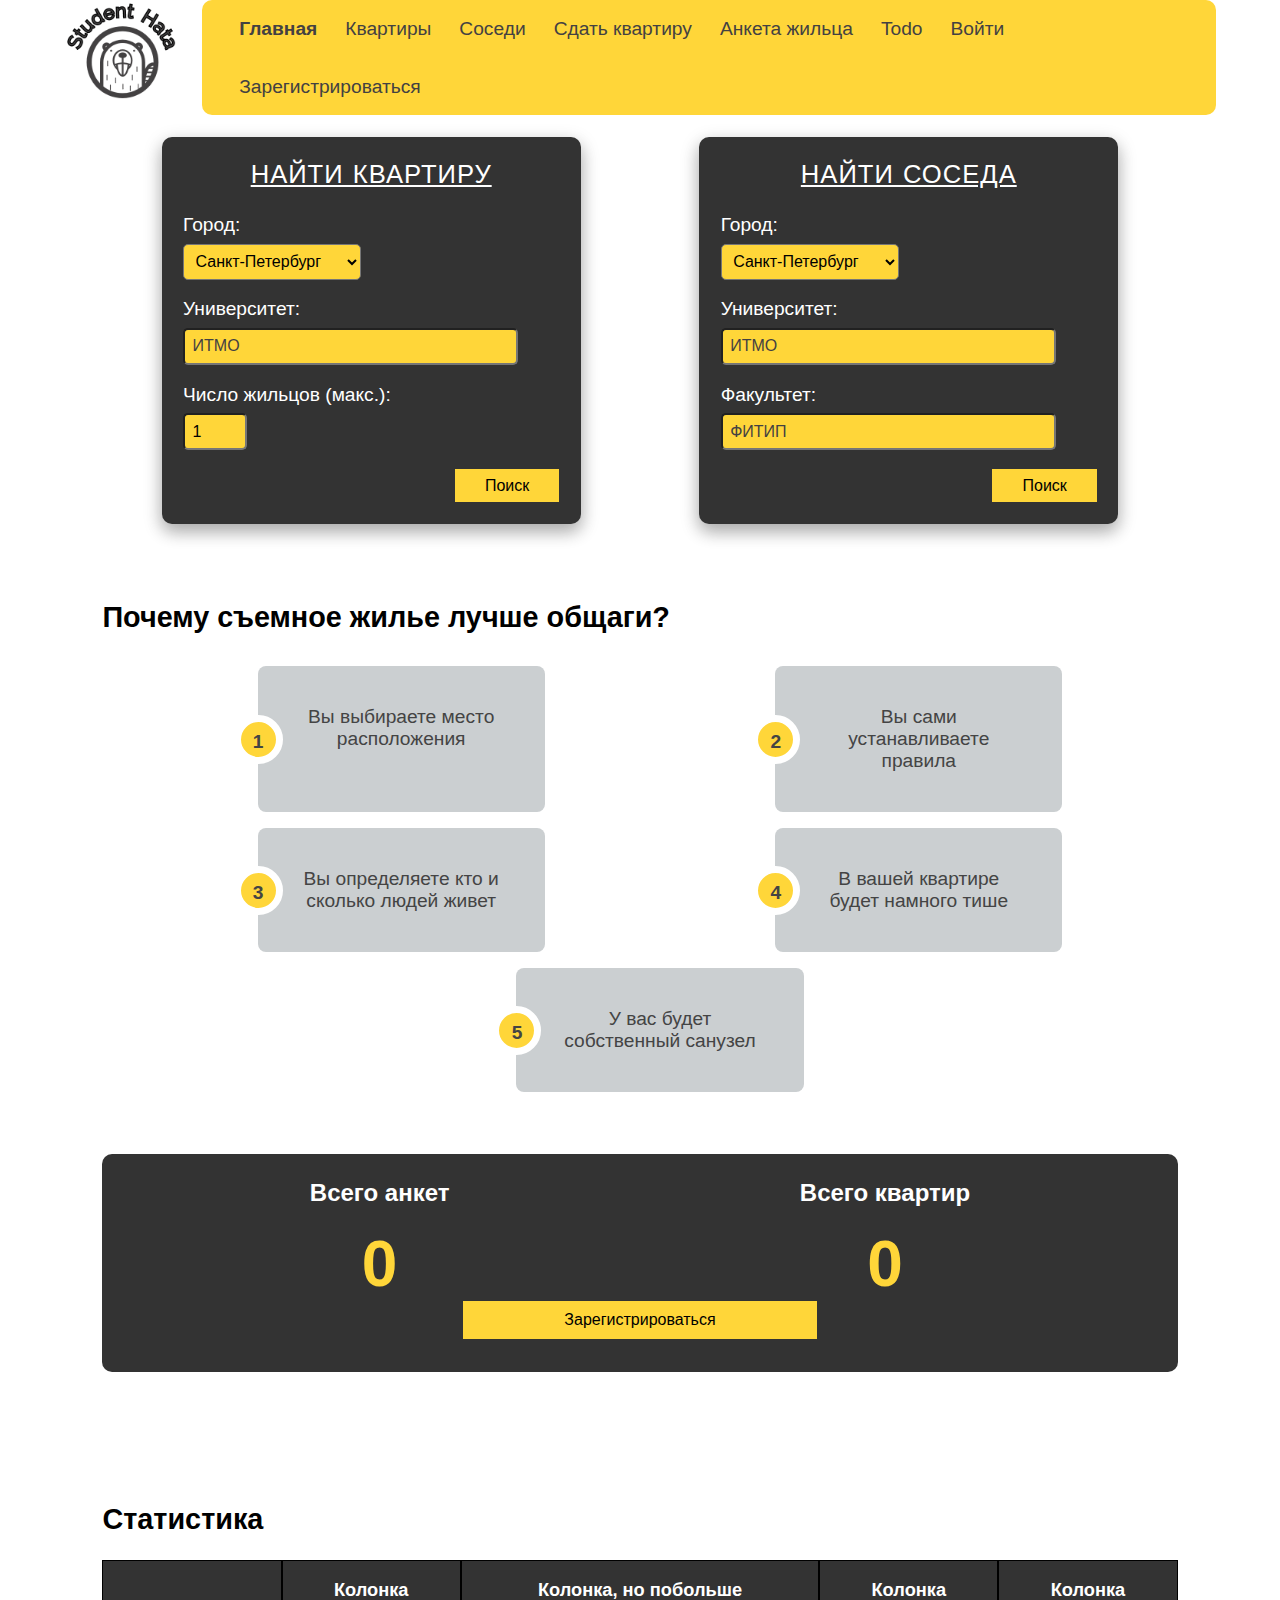
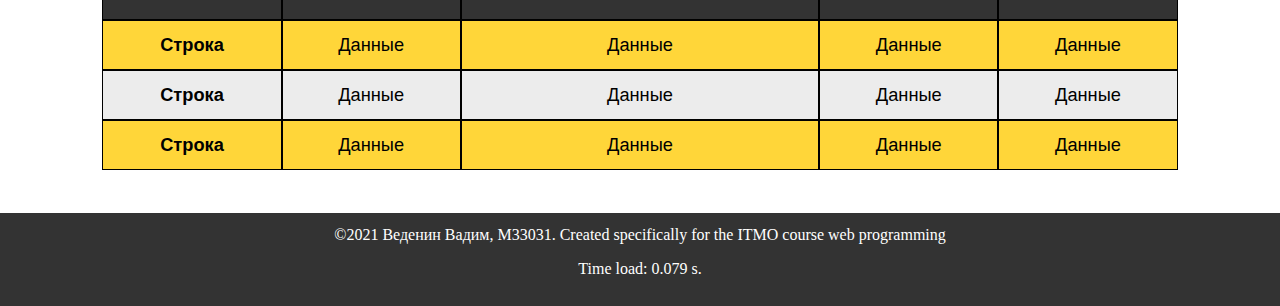
<file: index.html>
<!DOCTYPE html>
<html lang="ru">
<head>
    <meta charset="UTF-8">
    <meta name="keywords" content="Аренда, сдача, квартира, комната, студент, сосед, съем">
    <meta name="description"
          content="Сервис для студентов по поиску соседей из одного университета. Сдача квартиры группе студентов.">
    <link href="css/style.css" rel="stylesheet">
    <title>Student Hata</title>
    <script src="js/pageLoadTime.js"></script>
</head>
<body>
<header class="header">
    <img src="media/Logo.png" class="header__logo" alt="Logo">
    <nav class="menu">
        <ul>
            <li class="menu__item"><a href="index.html">Главная</a></li>
            <li class="menu__item"><a href="html/flats.html">Квартиры</a></li>
            <li class="menu__item"><a href="html/neighbors.html">Соседи</a></li>
            <li class="menu__item"><a href="html/rent_flat.html">Сдать квартиру</a></li>
            <li class="menu__item"><a href="html/neighbor_form.html">Анкета жильца</a></li>
            <li class="menu__item"><a href="html/todoList.html">Todo</a></li>
            <li class="menu__item"><a href="html/login.html">Войти</a></li>
            <li class="menu__item"><a href="html/registration.html">Зарегистрироваться</a></li>
        </ul>
    </nav>
</header>

<main>
    <div class="search-forms-box">
        <section class="search-form">
            <h2 class="search-form__title">Найти квартиру</h2>
            <form>
                <label for="city" class="search-form__point-title">Город:</label>
                <select id="city" class="search-form__select">
                    <option>Санкт-Петербург</option>
                    <option>Омск</option>
                    <option>Москва</option>
                </select>
                <label for="university" class="search-form__point-title">Университет:</label>
                <input id="university" type="text" placeholder="ИТМО"
                       class="search-form__input search-form__input_wide">
                <label for="numNeighbors" class="search-form__point-title">Число жильцов (макс.):</label>
                <input id="numNeighbors" type="number" value="1" min="1" max="6" step="1"
                       class="search-form__input">
                <button class="search-form__search-button">Поиск</button>
            </form>
        </section>

        <section class="search-form">
            <h2 class="search-form__title">Найти соседа</h2>
            <form>
                <label for="neighborCity" class="search-form__point-title">Город:</label>
                <select id="neighborCity" class="search-form__select">
                    <option>Санкт-Петербург</option>
                    <option>Омск</option>
                    <option>Москва</option>
                </select>
                <label for="neighborUniversity" class="search-form__point-title">Университет:</label>
                <input id="neighborUniversity" type="text" placeholder="ИТМО"
                       class="search-form__input search-form__input_wide">
                <label for="neighborFaculty" class="search-form__point-title">Факультет:</label>
                <input id="neighborFaculty" type="text" placeholder="ФИТИП"
                       class="search-form__input search-form__input_wide">
                <button class="search-form__search-button">Поиск</button>
            </form>
        </section>
    </div>

    <section class="list">
        <h2>Почему съемное жилье лучше общаги?</h2>
        <ol>
            <li>Вы выбираете место расположения</li>
            <li>Вы сами устанавливаете правила</li>
            <li>Вы определяете кто и сколько людей живет</li>
            <li>В вашей квартире будет намного тише</li>
            <li>У вас будет собственный санузел</li>
        </ol>
    </section>

    <section class="counter">
        <div class="counter-box">
            <div>
                <h2>Всего анкет</h2>
                <div class="counter-box__num">0</div>
            </div>
            <div>
                <h2>Всего квартир</h2>
                <div class="counter-box__num">0</div>
            </div>
        </div>
        <div class="counter-box">
            <button class="counter__reg-button">Зарегистрироваться</button>
        </div>
    </section>

    <section class="statistic-block">
        <h2>Статистика</h2>
        <div class="table">
            <div class="table__row">
                <div class="table__cell"></div>
                <div class="table__cell_bold table__cell">Колонка</div>
                <div class="table__cell_bold table__cell">Колонка, но побольше</div>
                <div class="table__cell_bold table__cell">Колонка</div>
                <div class="table__cell_bold table__cell">Колонка</div>
            </div>
            <div class="table__row">
                <div class="table__cell_bold table__cell">Строка</div>
                <div class="table__cell">Данные</div>
                <div class="table__cell">Данные</div>
                <div class="table__cell">Данные</div>
                <div class="table__cell">Данные</div>
            </div>
            <div class="table__row">
                <div class="table__cell_bold table__cell">Строка</div>
                <div class="table__cell">Данные</div>
                <div class="table__cell">Данные</div>
                <div class="table__cell">Данные</div>
                <div class="table__cell">Данные</div>
            </div>
            <div class="table__row">
                <div class="table__cell_bold table__cell">Строка</div>
                <div class="table__cell">Данные</div>
                <div class="table__cell">Данные</div>
                <div class="table__cell">Данные</div>
                <div class="table__cell">Данные</div>
            </div>
        </div>
    </section>
</main>

<footer class="footer">
    ©2021 Веденин Вадим, М33031. Created specifically for the ITMO course web programming
</footer>

<script src="js/menu.js"></script>
</body>
</html>
</file>
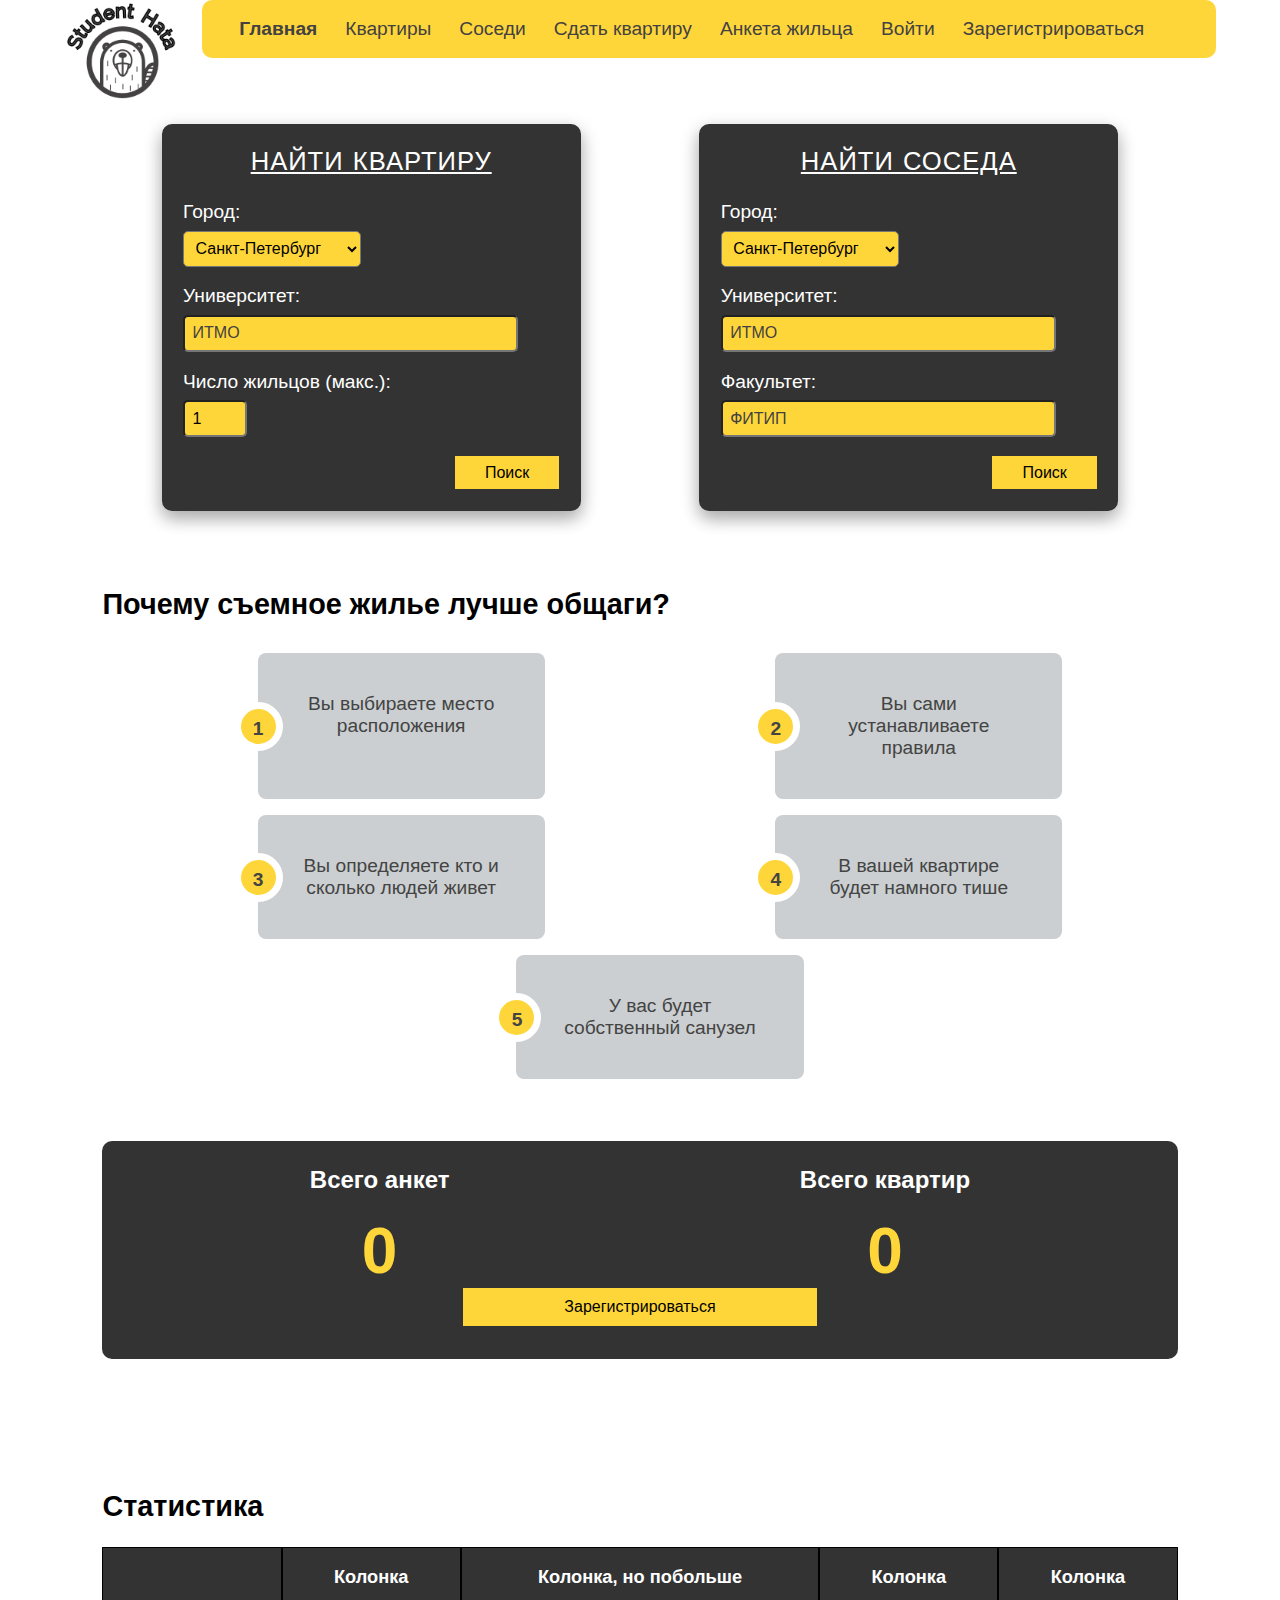
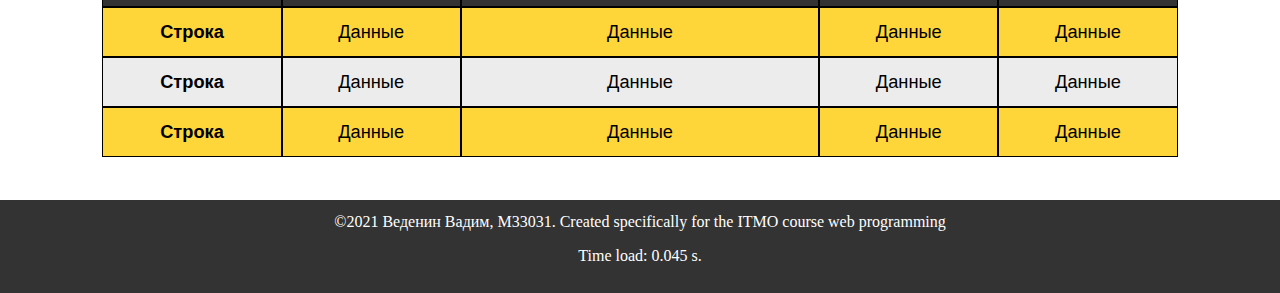
<file: html/index.html>
<!DOCTYPE html>
<html lang="ru">
<head>
    <meta charset="UTF-8">
    <meta name="keywords" content="Аренда, сдача, квартира, комната, студент, сосед, съем">
    <meta name="description"
          content="Сервис для студентов по поиску соседей из одного университета. Сдача квартиры группе студентов.">
    <link href="../css/style.css" rel="stylesheet">
    <title>Student Hata</title>
    <script src="../js/pageLoadTime.js"></script>
</head>
<body>
<header class="header">
    <img src="../media/Logo.png" class="header__logo" alt="Logo">
    <nav class="menu">
        <ul>
            <li class="menu__item"><a href="index.html">Главная</a></li>
            <li class="menu__item"><a href="flats.html">Квартиры</a></li>
            <li class="menu__item"><a href="neighbors.html">Соседи</a></li>
            <li class="menu__item"><a href="rent_flat.html">Сдать квартиру</a></li>
            <li class="menu__item"><a href="neighbor_form.html">Анкета жильца</a></li>
            <li class="menu__item"><a href="login.html">Войти</a></li>
            <li class="menu__item"><a href="registration.html">Зарегистрироваться</a></li>
        </ul>
    </nav>
</header>

<main>
    <div class="search-forms-box">
        <section class="search-form">
            <h2 class="search-form__title">Найти квартиру</h2>
            <form>
                <label for="city" class="search-form__point-title">Город:</label>
                <select id="city" class="search-form__select">
                    <option>Санкт-Петербург</option>
                    <option>Омск</option>
                    <option>Москва</option>
                </select>
                <label for="university" class="search-form__point-title">Университет:</label>
                <input id="university" type="text" placeholder="ИТМО"
                       class="search-form__input search-form__input_wide">
                <label for="numNeighbors" class="search-form__point-title">Число жильцов (макс.):</label>
                <input id="numNeighbors" type="number" value="1" min="1" max="6" step="1"
                       class="search-form__input">
                <button class="search-form__search-button">Поиск</button>
            </form>
        </section>

        <section class="search-form">
            <h2 class="search-form__title">Найти соседа</h2>
            <form>
                <label for="neighborCity" class="search-form__point-title">Город:</label>
                <select id="neighborCity" class="search-form__select">
                    <option>Санкт-Петербург</option>
                    <option>Омск</option>
                    <option>Москва</option>
                </select>
                <label for="neighborUniversity" class="search-form__point-title">Университет:</label>
                <input id="neighborUniversity" type="text" placeholder="ИТМО"
                       class="search-form__input search-form__input_wide">
                <label for="neighborFaculty" class="search-form__point-title">Факультет:</label>
                <input id="neighborFaculty" type="text" placeholder="ФИТИП"
                       class="search-form__input search-form__input_wide">
                <button class="search-form__search-button">Поиск</button>
            </form>
        </section>
    </div>

    <section class="list">
        <h2>Почему съемное жилье лучше общаги?</h2>
        <ol>
            <li>Вы выбираете место расположения</li>
            <li>Вы сами устанавливаете правила</li>
            <li>Вы определяете кто и сколько людей живет</li>
            <li>В вашей квартире будет намного тише</li>
            <li>У вас будет собственный санузел</li>
        </ol>
    </section>

    <section class="counter">
        <div class="counter-box">
            <div>
                <h2>Всего анкет</h2>
                <div class="counter-box__num">0</div>
            </div>
            <div>
                <h2>Всего квартир</h2>
                <div class="counter-box__num">0</div>
            </div>
        </div>
        <div class="counter-box">
            <button class="counter__reg-button">Зарегистрироваться</button>
        </div>
    </section>

    <section class="statistic-block">
        <h2>Статистика</h2>
        <div class="table">
            <div class="table__row">
                <div class="table__cell"></div>
                <div class="table__cell_bold table__cell">Колонка</div>
                <div class="table__cell_bold table__cell">Колонка, но побольше</div>
                <div class="table__cell_bold table__cell">Колонка</div>
                <div class="table__cell_bold table__cell">Колонка</div>
            </div>
            <div class="table__row">
                <div class="table__cell_bold table__cell">Строка</div>
                <div class="table__cell">Данные</div>
                <div class="table__cell">Данные</div>
                <div class="table__cell">Данные</div>
                <div class="table__cell">Данные</div>
            </div>
            <div class="table__row">
                <div class="table__cell_bold table__cell">Строка</div>
                <div class="table__cell">Данные</div>
                <div class="table__cell">Данные</div>
                <div class="table__cell">Данные</div>
                <div class="table__cell">Данные</div>
            </div>
            <div class="table__row">
                <div class="table__cell_bold table__cell">Строка</div>
                <div class="table__cell">Данные</div>
                <div class="table__cell">Данные</div>
                <div class="table__cell">Данные</div>
                <div class="table__cell">Данные</div>
            </div>
        </div>
    </section>
</main>

<footer class="footer">
    ©2021 Веденин Вадим, М33031. Created specifically for the ITMO course web programming
</footer>

<script src="../js/menu.js"></script>
</body>
</html>
</file>
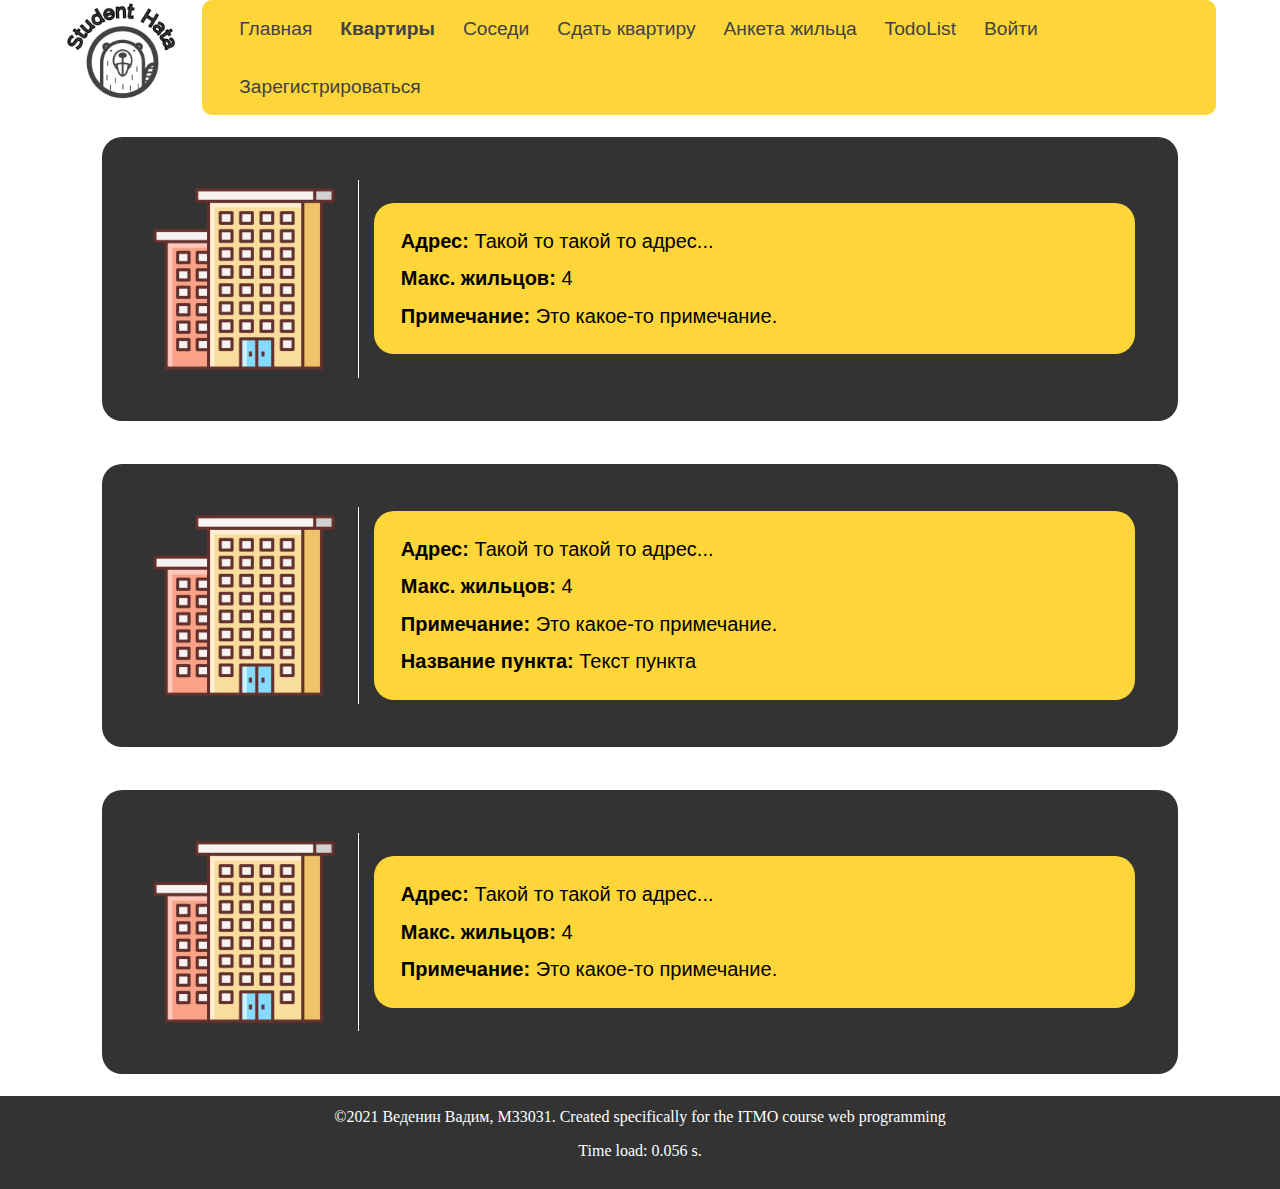
<file: html/flats.html>
<!DOCTYPE html>
<html lang="ru">
<head>
    <meta charset="UTF-8">
    <link href="../css/flat-neighbor.css" rel="stylesheet">
    <link href="../css/style.css" rel="stylesheet">
    <script src="../js/pageLoadTime.js"></script>
    <title>Квартиры</title>
</head>
<body>
<header class="header">
    <img src="../media/Logo.png" class="header__logo" alt="Logo">
    <nav class="menu">
        <ul>
            <li class="menu__item"><a href="../index.html">Главная</a></li>
            <li class="menu__item"><a href="flats.html">Квартиры</a></li>
            <li class="menu__item"><a href="neighbors.html">Соседи</a></li>
            <li class="menu__item"><a href="rent_flat.html">Сдать квартиру</a></li>
            <li class="menu__item"><a href="neighbor_form.html">Анкета жильца</a></li>
            <li class="menu__item"><a href="todoList.html">TodoList</a></li>
            <li class="menu__item"><a href="login.html">Войти</a></li>
            <li class="menu__item"><a href="registration.html">Зарегистрироваться</a></li>
        </ul>
    </nav>
</header>

<main>
    <div class="flat-neighbors-list">
        <div class="flat-neighbors-list__elem">
            <img src="../media/flat-pic-example.png">
            <div class="characteristic-list">
                <div class="characteristic-list-line">
                    <span class="characteristic-list-line__title">Адрес:</span>
                    <span class="characteristic-list-line__value">Такой то такой то адрес...</span>
                </div>
                <div class="characteristic-list-line">
                    <span class="characteristic-list-line__title">Макс. жильцов:</span>
                    <span class="characteristic-list-line__value">4</span>
                </div>
                <div class="characteristic-list-line">
                    <span class="characteristic-list-line__title">Примечание:</span>
                    <span class="characteristic-list-line__value">Это какое-то примечание.</span>
                </div>
            </div>
        </div>
        <div class="flat-neighbors-list__elem">
            <img src="../media/flat-pic-example.png">
            <div class="characteristic-list">
                <div class="characteristic-list-line">
                    <span class="characteristic-list-line__title">Адрес:</span>
                    <span class="characteristic-list-line__value">Такой то такой то адрес...</span>
                </div>
                <div class="characteristic-list-line">
                    <span class="characteristic-list-line__title">Макс. жильцов:</span>
                    <span class="characteristic-list-line__value">4</span>
                </div>
                <div class="characteristic-list-line">
                    <span class="characteristic-list-line__title">Примечание:</span>
                    <span class="characteristic-list-line__value">Это какое-то примечание.</span>
                </div>
                <div class="characteristic-list-line">
                    <span class="characteristic-list-line__title">Название пункта:</span>
                    <span class="characteristic-list-line__value">Текст пункта</span>
                </div>
            </div>
        </div>
        <div class="flat-neighbors-list__elem">
            <img src="../media/flat-pic-example.png">
            <div class="characteristic-list">
                <div class="characteristic-list-line">
                    <span class="characteristic-list-line__title">Адрес:</span>
                    <span class="characteristic-list-line__value">Такой то такой то адрес...</span>
                </div>
                <div class="characteristic-list-line">
                    <span class="characteristic-list-line__title">Макс. жильцов:</span>
                    <span class="characteristic-list-line__value">4</span>
                </div>
                <div class="characteristic-list-line">
                    <span class="characteristic-list-line__title">Примечание:</span>
                    <span class="characteristic-list-line__value">Это какое-то примечание.</span>
                </div>
            </div>
        </div>
    </div>
</main>

<footer class="footer">
    ©2021 Веденин Вадим, М33031. Created specifically for the ITMO course web programming
</footer>

<script src="../js/menu.js"></script>
</body>
</html>
</file>
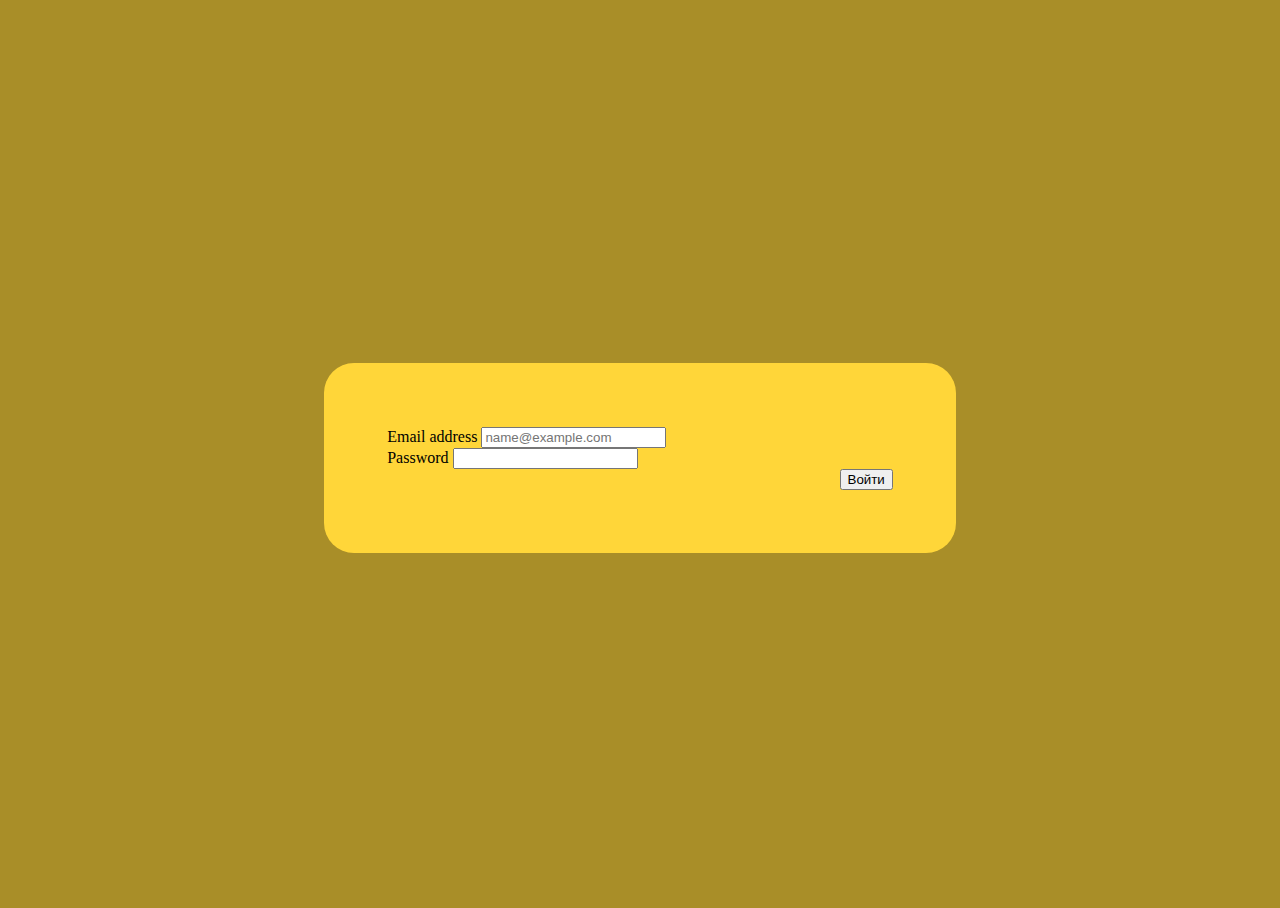
<file: html/login.html>
<!DOCTYPE html>
<html lang="ru">
<head>
    <meta charset="UTF-8">
    <link href="https://cdn.jsdelivr.net/npm/bootstrap@5.1.3/dist/css/bootstrap.min.css" rel="stylesheet"
          integrity="sha384-1BmE4kWBq78iYhFldvKuhfTAU6auU8tT94WrHftjDbrCEXSU1oBoqyl2QvZ6jIW3" crossorigin="anonymous">
    <link href="../css/login-reg.css" rel="stylesheet">
    <title>Вход</title>
</head>
<body>
<div class="log-reg-box">
    <form>
        <div class="mb-3">
            <label for="email" class="form-label">Email address</label>
            <input type="email" class="form-control" id="email" name="email" placeholder="name@example.com"
                   autocomplete="off">
        </div>
        <div class="mb-3">
            <label for="password" class="form-label">Password</label>
            <input type="email" class="form-control" id="password" name="password">
        </div>
        <button type="button" class="btn btn-secondary">Войти</button>
    </form>
</div>
</body>
</html>
</file>
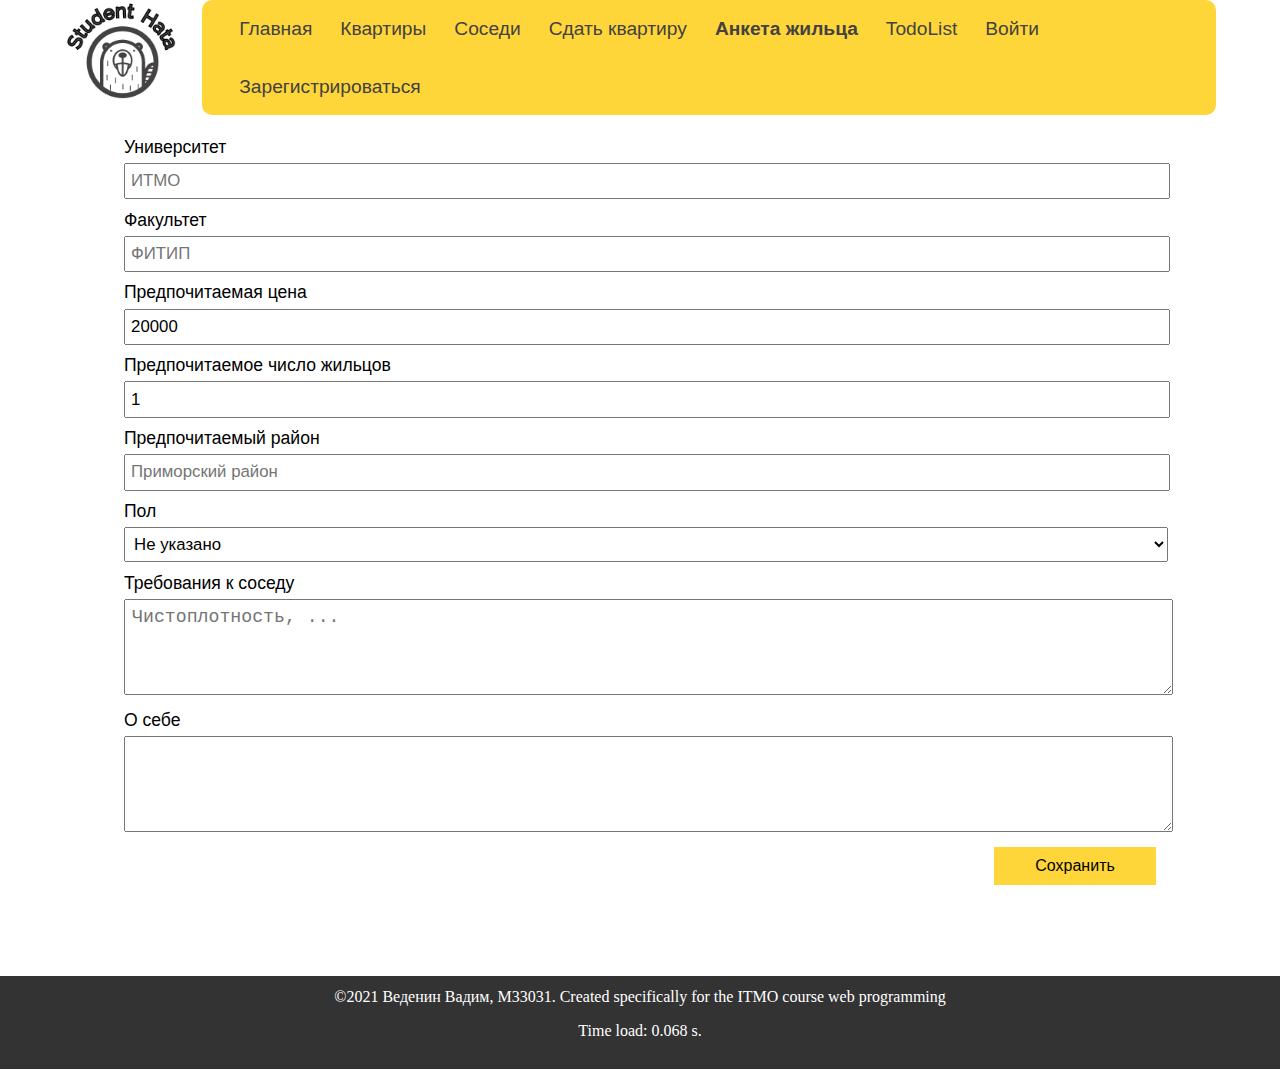
<file: html/neighbor_form.html>
<!DOCTYPE html>
<html lang="ru">
<head>
    <meta charset="UTF-8">
    <link href="../css/style.css" rel="stylesheet">
    <script src="../js/pageLoadTime.js"></script>
    <title>Анкета</title>
</head>
<body>
<header class="header">
    <img src="../media/Logo.png" class="header__logo" alt="Logo">
    <nav class="menu">
        <ul>
            <li class="menu__item"><a href="../index.html">Главная</a></li>
            <li class="menu__item"><a href="flats.html">Квартиры</a></li>
            <li class="menu__item"><a href="neighbors.html">Соседи</a></li>
            <li class="menu__item"><a href="rent_flat.html">Сдать квартиру</a></li>
            <li class="menu__item"><a href="neighbor_form.html">Анкета жильца</a></li>
            <li class="menu__item"><a href="todoList.html">TodoList</a></li>
            <li class="menu__item"><a href="login.html">Войти</a></li>
            <li class="menu__item"><a href="registration.html">Зарегистрироваться</a></li>
        </ul>
    </nav>
</header>

<main>
    <form class="questionnaire-form">
        <div class="input-block">
            <label for="university" class="form-label">Университет</label>
            <input type="text" class="form-control" id="university" name="university" placeholder="ИТМО"
                   autocomplete="off">
        </div>
        <div class="input-block">
            <label for="faculty" class="form-label">Факультет</label>
            <input type="text" class="form-control" id="faculty" name="faculty" placeholder="ФИТИП"
                   autocomplete="off">
        </div>
        <div class="input-block">
            <label for="preferred_price" class="form-label">Предпочитаемая цена</label>
            <input id="preferred_price" type="number" value="20000" min="0" max="1000000000" step="1"
                   class="form-control">
        </div>
        <div class="input-block">
            <label for="preferred_numNeighbors" class="form-label">Предпочитаемое число жильцов</label>
            <input id="preferred_numNeighbors" type="number" value="1" min="1" max="6" step="1"
                   class="form-control">
        </div>
        <div class="input-block">
            <label for="preferred_location" class="form-label">Предпочитаемый район</label>
            <input type="text" class="form-control" id="preferred_location" name="preferred_location"
                   placeholder="Приморский район" autocomplete="off">
        </div>
        <div class="input-block">
            <label for="gender" class="form-label">Пол</label>
            <select class="form-control" aria-label="Default select example" id="gender">
                <option selected>Не указано</option>
                <option value="1">Мужской</option>
                <option value="2">Женский</option>
            </select>
        </div>
        <div class="input-block">
            <label for="requirements" class="form-label">Требования к соседу</label>
            <textarea class="form-control-textarea" id="requirements" name="requirements"
                      placeholder="Чистоплотность, ..." autocomplete="off" rows="4"></textarea>
        </div>
        <div class="input-block">
            <label for="about_myself" class="form-label">О себе</label>
            <textarea class="form-control-textarea" id="about_myself" name="about_myself" autocomplete="off" rows="4"></textarea>
        </div>
        <button type="button" class="btn-save">Сохранить</button>
    </form>
</main>

<footer class="footer">
    ©2021 Веденин Вадим, М33031. Created specifically for the ITMO course web programming
</footer>

<script src="../js/menu.js"></script>
</body>
</html>
</file>
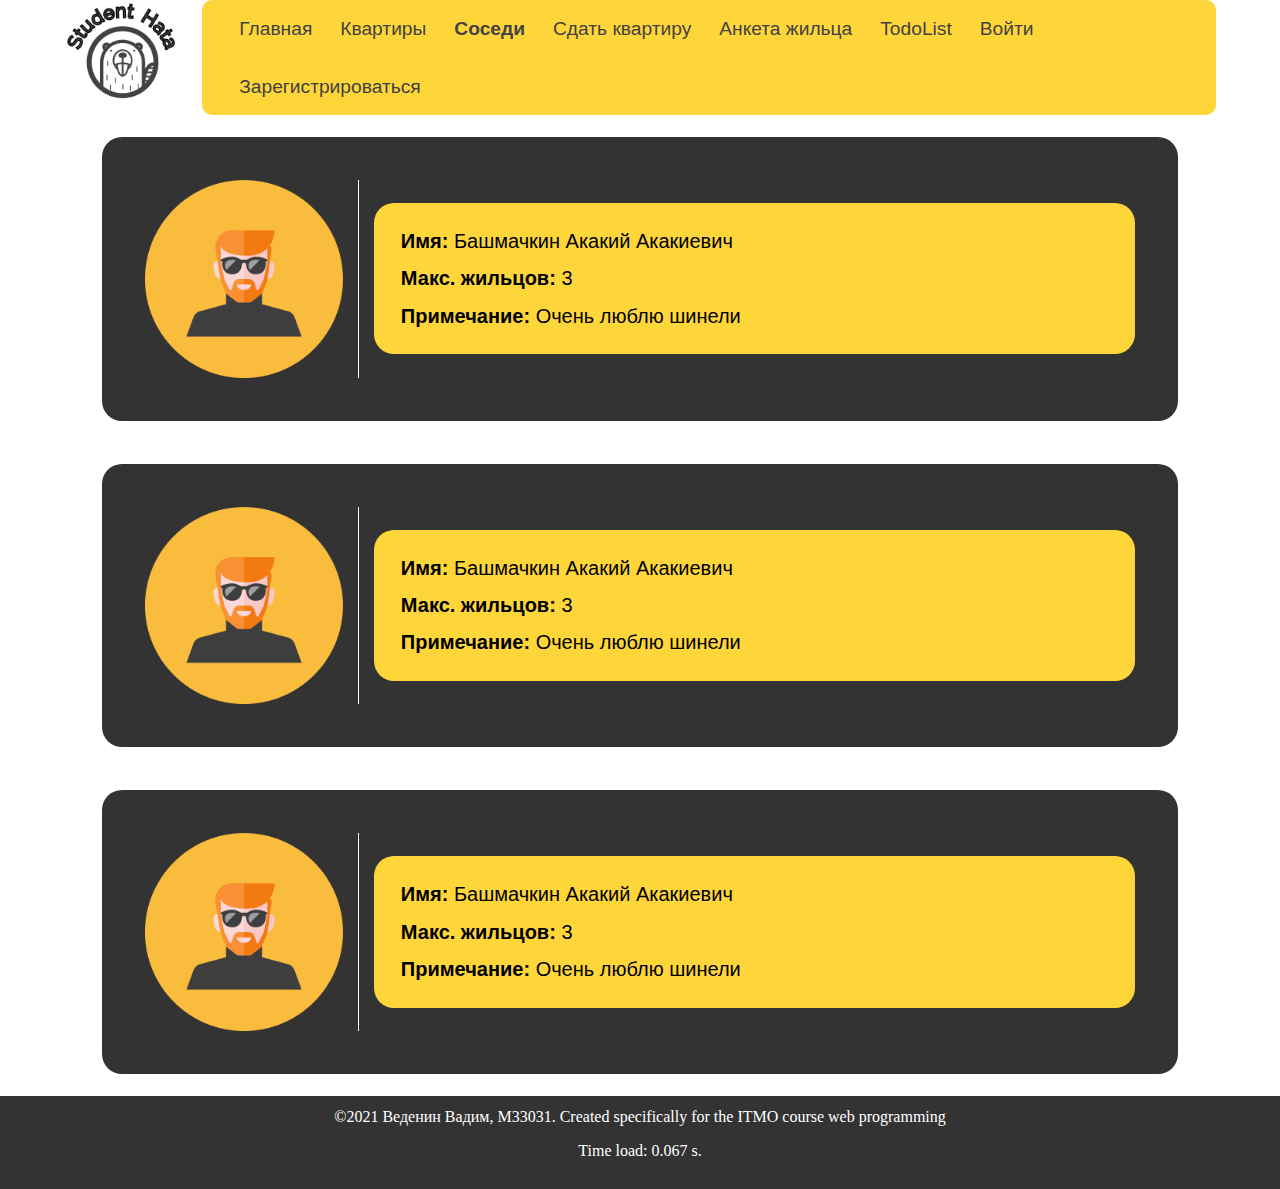
<file: html/neighbors.html>
<!DOCTYPE html>
<html lang="ru">
<head>
    <meta charset="UTF-8">
    <link href="../css/flat-neighbor.css" rel="stylesheet">
    <link href="../css/style.css" rel="stylesheet">
    <script src="../js/pageLoadTime.js"></script>
    <title>Соседи</title>
</head>
<body>
<header class="header">
    <img src="../media/Logo.png" class="header__logo" alt="Logo">
    <nav class="menu">
        <ul>
            <li class="menu__item"><a href="../index.html">Главная</a></li>
            <li class="menu__item"><a href="flats.html">Квартиры</a></li>
            <li class="menu__item"><a href="neighbors.html">Соседи</a></li>
            <li class="menu__item"><a href="rent_flat.html">Сдать квартиру</a></li>
            <li class="menu__item"><a href="neighbor_form.html">Анкета жильца</a></li>
            <li class="menu__item"><a href="todoList.html">TodoList</a></li>
            <li class="menu__item"><a href="login.html">Войти</a></li>
            <li class="menu__item"><a href="registration.html">Зарегистрироваться</a></li>
        </ul>
    </nav>
</header>

<main>
    <div class="flat-neighbors-list">
        <div class="flat-neighbors-list__elem">
            <img src="../media/neighbor-pic-example.png">
            <div class="characteristic-list">
                <div class="characteristic-list-line">
                    <span class="characteristic-list-line__title">Имя:</span>
                    <span class="characteristic-list-line__value">Башмачкин Акакий Акакиевич</span>
                </div>
                <div class="characteristic-list-line">
                    <span class="characteristic-list-line__title">Макс. жильцов:</span>
                    <span class="characteristic-list-line__value">3</span>
                </div>
                <div class="characteristic-list-line">
                    <span class="characteristic-list-line__title">Примечание:</span>
                    <span class="characteristic-list-line__value">Очень люблю шинели</span>
                </div>
            </div>
        </div>
        <div class="flat-neighbors-list__elem">
            <img src="../media/neighbor-pic-example.png">
            <div class="characteristic-list">
                <div class="characteristic-list-line">
                    <span class="characteristic-list-line__title">Имя:</span>
                    <span class="characteristic-list-line__value">Башмачкин Акакий Акакиевич</span>
                </div>
                <div class="characteristic-list-line">
                    <span class="characteristic-list-line__title">Макс. жильцов:</span>
                    <span class="characteristic-list-line__value">3</span>
                </div>
                <div class="characteristic-list-line">
                    <span class="characteristic-list-line__title">Примечание:</span>
                    <span class="characteristic-list-line__value">Очень люблю шинели</span>
                </div>
            </div>
        </div>
        <div class="flat-neighbors-list__elem">
            <img src="../media/neighbor-pic-example.png">
            <div class="characteristic-list">
                <div class="characteristic-list-line">
                    <span class="characteristic-list-line__title">Имя:</span>
                    <span class="characteristic-list-line__value">Башмачкин Акакий Акакиевич</span>
                </div>
                <div class="characteristic-list-line">
                    <span class="characteristic-list-line__title">Макс. жильцов:</span>
                    <span class="characteristic-list-line__value">3</span>
                </div>
                <div class="characteristic-list-line">
                    <span class="characteristic-list-line__title">Примечание:</span>
                    <span class="characteristic-list-line__value">Очень люблю шинели</span>
                </div>
            </div>
        </div>
    </div>
</main>

<footer class="footer">
    ©2021 Веденин Вадим, М33031. Created specifically for the ITMO course web programming
</footer>

<script src="../js/menu.js"></script>
</body>
</html>
</file>
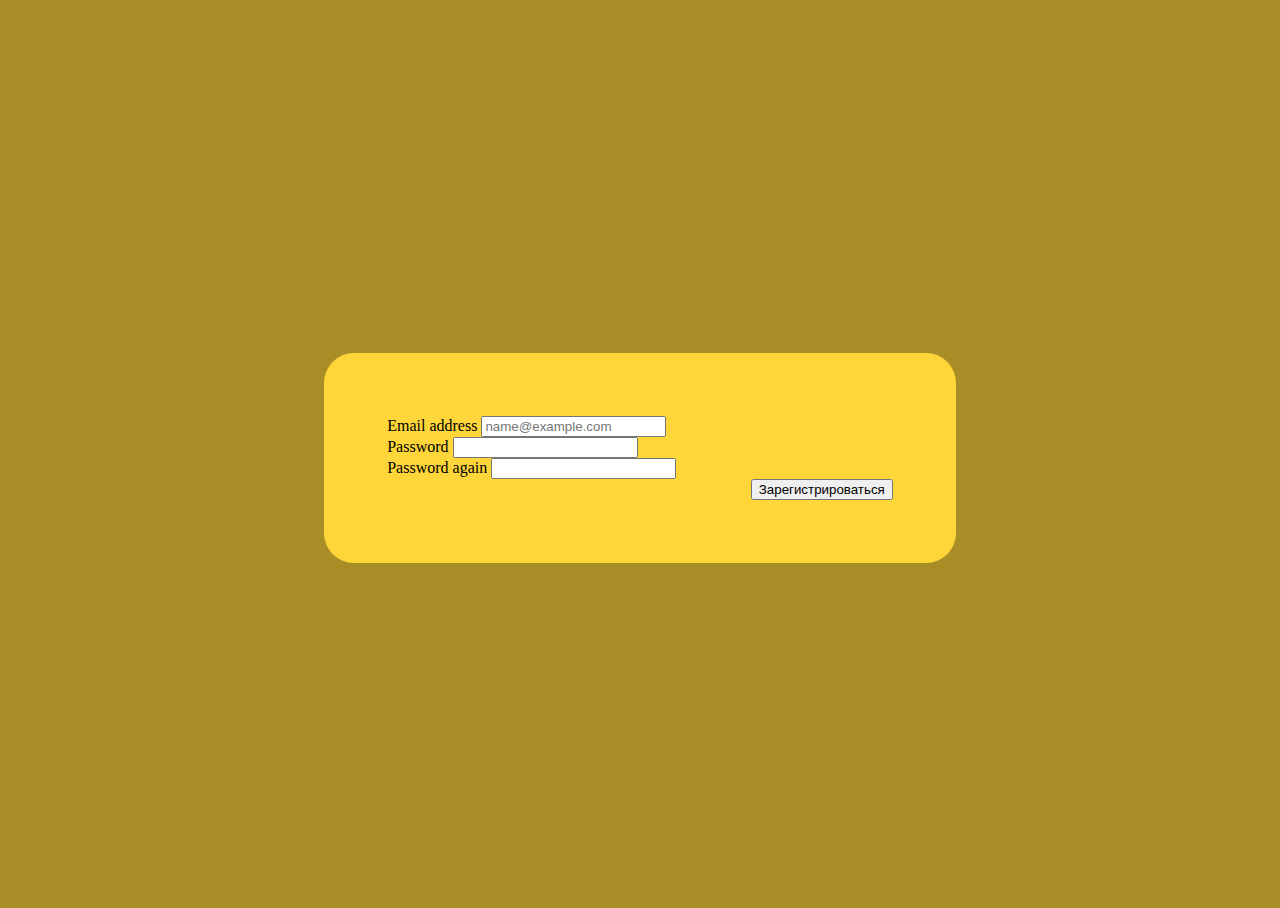
<file: html/registration.html>
<!DOCTYPE html>
<html lang="ru">
<head>
    <meta charset="UTF-8">
    <link href="https://cdn.jsdelivr.net/npm/bootstrap@5.1.3/dist/css/bootstrap.min.css" rel="stylesheet"
          integrity="sha384-1BmE4kWBq78iYhFldvKuhfTAU6auU8tT94WrHftjDbrCEXSU1oBoqyl2QvZ6jIW3" crossorigin="anonymous">
    <link href="../css/login-reg.css" rel="stylesheet">
    <title>Регистрация</title>
</head>
<body>
<div class="log-reg-box">
    <form>
        <div class="mb-3">
            <label for="email" class="form-label">Email address</label>
            <input type="email" class="form-control" id="email" name="email" placeholder="name@example.com"
                   autocomplete="off">
        </div>
        <div class="mb-3">
            <label for="password" class="form-label">Password</label>
            <input type="email" class="form-control" id="password" name="password">
        </div>
        <div class="mb-3">
            <label for="password-again" class="form-label">Password again</label>
            <input type="email" class="form-control" id="password-again" name="password-again">
        </div>
        <button type="button" class="btn btn-secondary">Зарегистрироваться</button>
    </form>
</div>
</body>
</html>
</file>
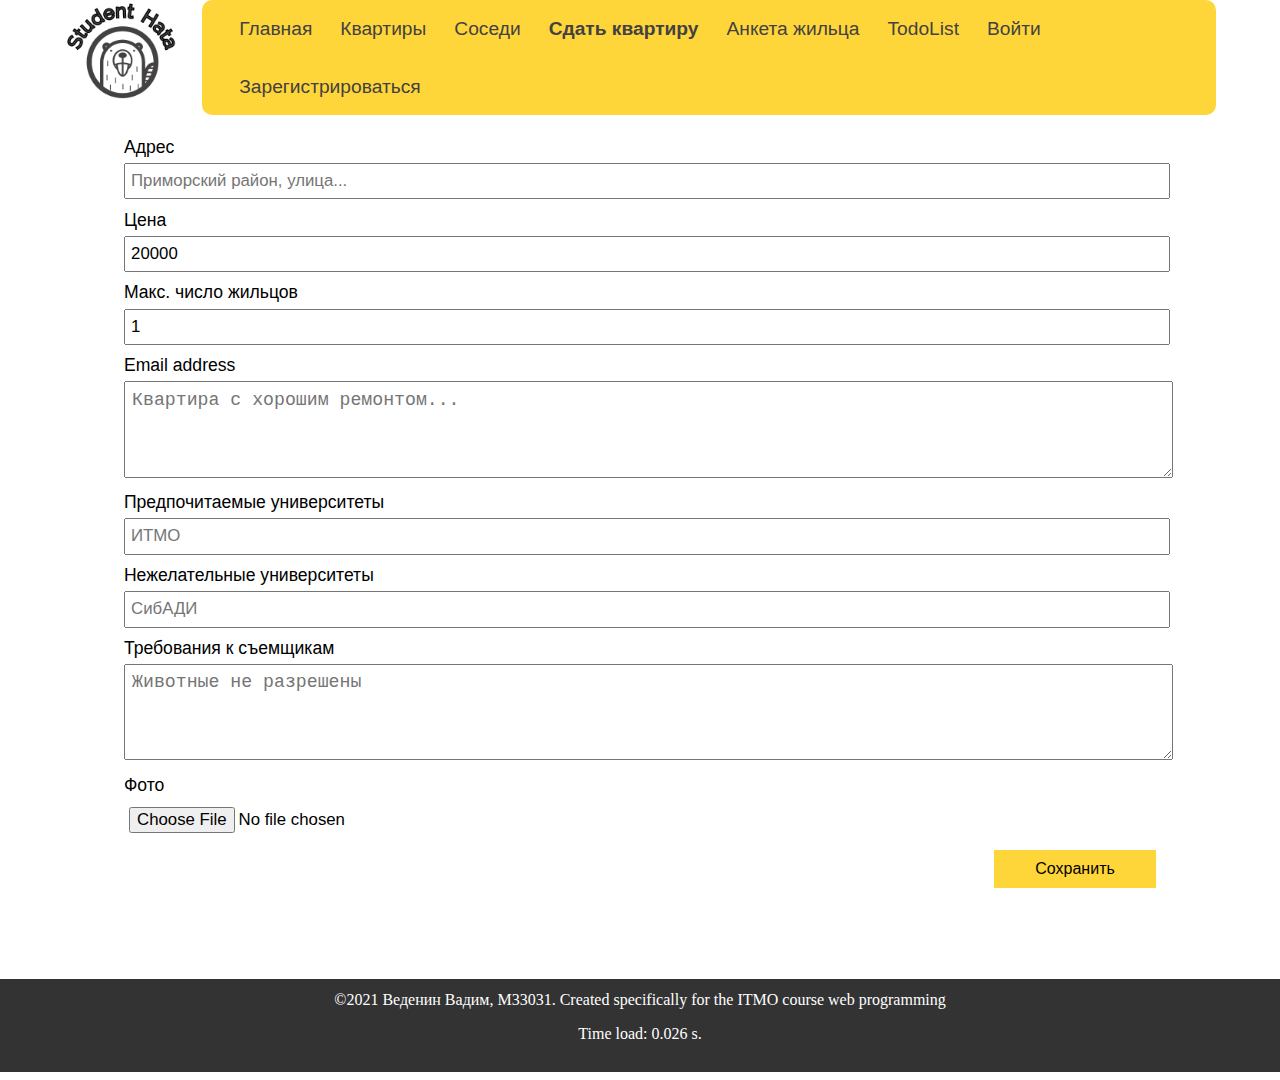
<file: html/rent_flat.html>
<!DOCTYPE html>
<html lang="ru">
<head>
    <meta charset="UTF-8">
    <link href="../css/style.css" rel="stylesheet">
    <script src="../js/pageLoadTime.js"></script>
    <title>Сдать квартиру</title>
</head>
<body>
<header class="header">
    <img src="../media/Logo.png" class="header__logo" alt="Logo">
    <nav class="menu">
        <ul>
            <li class="menu__item"><a href="../index.html">Главная</a></li>
            <li class="menu__item"><a href="flats.html">Квартиры</a></li>
            <li class="menu__item"><a href="neighbors.html">Соседи</a></li>
            <li class="menu__item"><a href="rent_flat.html">Сдать квартиру</a></li>
            <li class="menu__item"><a href="neighbor_form.html">Анкета жильца</a></li>
            <li class="menu__item"><a href="todoList.html">TodoList</a></li>
            <li class="menu__item"><a href="login.html">Войти</a></li>
            <li class="menu__item"><a href="registration.html">Зарегистрироваться</a></li>
        </ul>
    </nav>
</header>

<main>
    <form class="questionnaire-form">
        <div class="input-block">
            <label for="address" class="form-label">Адрес</label>
            <input type="text" class="form-control" id="address" name="address" placeholder="Приморский район, улица..."
                   autocomplete="off">
        </div>
        <div class="input-block">
            <label for="price" class="form-label">Цена</label>
            <input id="price" type="number" value="20000" min="0" max="1000000000" step="1"
                   class="form-control">
        </div>
        <div class="input-block">
            <label for="numNeighbors" class="form-label">Макс. число жильцов</label>
            <input id="numNeighbors" type="number" value="1" min="1" max="6" step="1"
                   class="form-control">
        </div>
        <div class="input-block">
            <label for="description" class="form-label">Email address</label>
            <textarea class="form-control-textarea" id="description" name="description"
                      placeholder="Квартира с хорошим ремонтом..." autocomplete="off" rows="4"></textarea>
        </div>
        <div class="input-block">
            <label for="preferred_university" class="form-label">Предпочитаемые университеты</label>
            <input type="text" class="form-control" id="preferred_university" name="preferred_university"
                   placeholder="ИТМО" autocomplete="off">
        </div>
        <div class="input-block">
            <label for="unpreferred_university" class="form-label">Нежелательные университеты</label>
            <input type="text" class="form-control" id="unpreferred_university" name="unpreferred_university"
                   placeholder="СибАДИ" autocomplete="off">
        </div>
        <div class="input-block">
            <label for="restrictions" class="form-label">Требования к съемщикам</label>
            <textarea class="form-control-textarea" id="restrictions" name="restrictions"
                      placeholder="Животные не разрешены" autocomplete="off" rows="4"></textarea>
        </div>
        <div class="input-block">
            <label for="photo" class="form-label">Фото</label>
            <input class="form-control" type="file" id="photo">
        </div>
        <button type="button" class="btn-save">Сохранить</button>
    </form>
</main>

<footer class="footer">
    ©2021 Веденин Вадим, М33031. Created specifically for the ITMO course web programming
</footer>

<script src="../js/menu.js"></script>
</body>
</html>
</file>
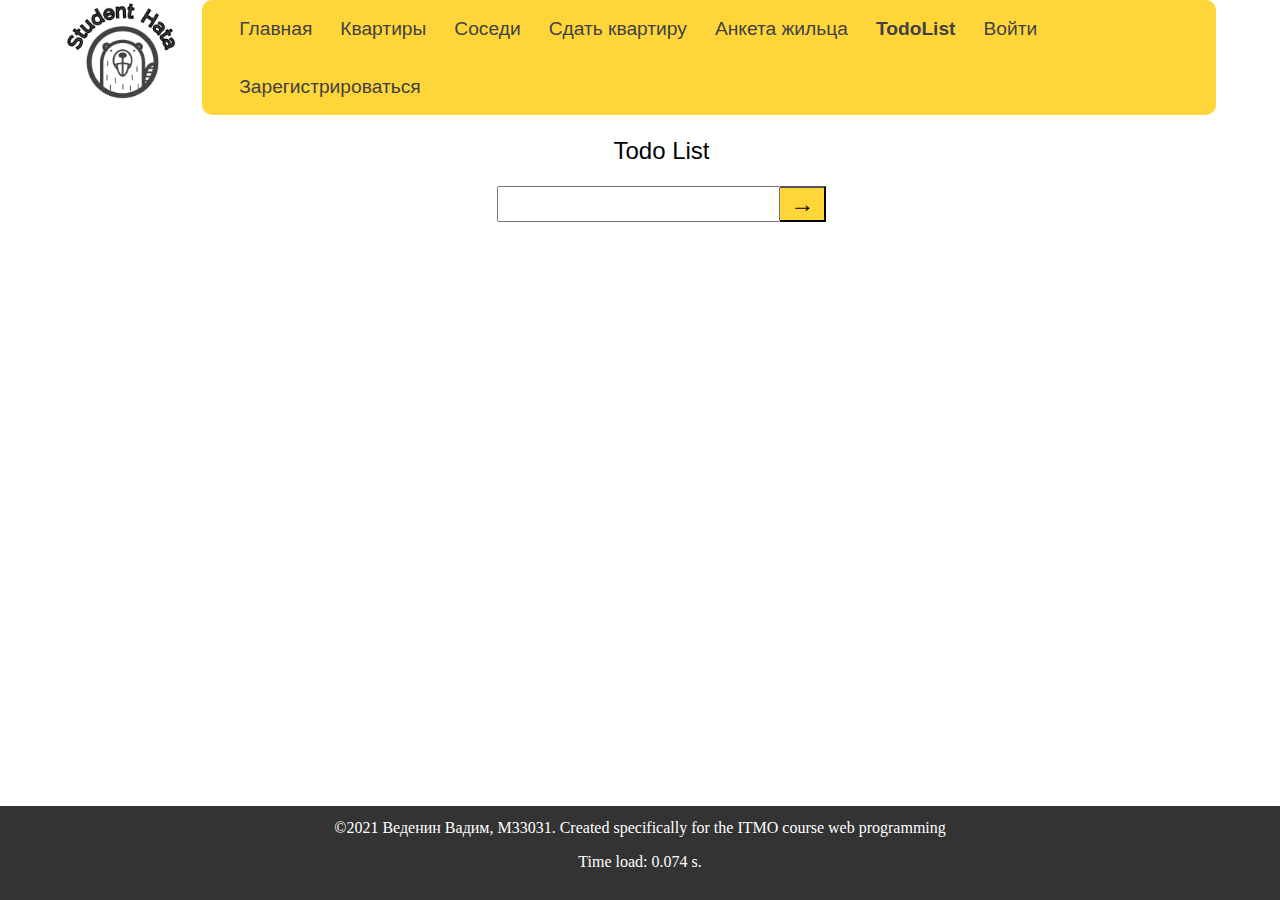
<file: html/todoList.html>
<!DOCTYPE html>
<html lang="ru">
<head>
    <meta charset="UTF-8">
    <link href="../css/todoList.css" rel="stylesheet">
    <link href="../css/style.css" rel="stylesheet">
    <script src="../js/pageLoadTime.js"></script>
    <title>TodoList</title>
</head>
<body>
<header class="header">
    <img src="../media/Logo.png" class="header__logo" alt="Logo">
    <nav class="menu">
        <ul>
            <li class="menu__item"><a href="../index.html">Главная</a></li>
            <li class="menu__item"><a href="flats.html">Квартиры</a></li>
            <li class="menu__item"><a href="neighbors.html">Соседи</a></li>
            <li class="menu__item"><a href="rent_flat.html">Сдать квартиру</a></li>
            <li class="menu__item"><a href="neighbor_form.html">Анкета жильца</a></li>
            <li class="menu__item"><a href="todoList.html">TodoList</a></li>
            <li class="menu__item"><a href="login.html">Войти</a></li>
            <li class="menu__item"><a href="registration.html">Зарегистрироваться</a></li>
        </ul>
    </nav>
</header>

<main>
    <div class="todo-block">
        <label for="todo-list-input" class="todo-label">Todo List</label>
        <form id="todo-list-form">
            <input class="todo-input" id="todo-list-input" type="text" autocomplete="off" required>
            <button class="todo-button-submit" type="submit">&#8594;</button>
        </form>

        <ol class="todo-item-list">
<!--            <li class="todo-item__undone">Текст<button class="delete-item-button delete-item-button-not-displayed">&#10008;</button></li>-->
        </ol>
    </div>
</main>

<footer class="footer">
    ©2021 Веденин Вадим, М33031. Created specifically for the ITMO course web programming
</footer>

<template id="li-temp">
    <li class="todo-item__undone"><button class="delete-item-button delete-item-button-not-displayed">&#10008;</button></li>
</template>

<script src="../js/menu.js"></script>
<script src="../js/todoList.js"></script>
</body>
</html>
</file>
<file: css/style.css>
@media screen and (max-width: 700px) {
    .footer {
        display: none;
    }

    .search-forms-box {
        flex-direction: column;
        align-items: center;
    }

    .search-form {
        width: 100%;
    }

    .menu {
        width: 100%;
    }

    .counter-box {
        flex-direction: column;
        text-align: center;
    }

    .list li {
        width: 100%;
    }

    .table {
        width: 600px;
    }
}

@media screen and (min-width: 700px) {
    .search-form {
        width: 35%;
    }

    .menu {
        width: 88%;
        margin-left: 2%;
    }

    .list li {
        width: 20%;
    }
}

@media screen and (max-width: 1200px) {
    .header__logo {
        display: none;
    }
}

html, body {
    height: 100%;
}

body {
    padding: 0;
    margin: 0;
    display: flex;
    flex-direction: column;
}

main, header {
    width: 90%;
    padding-right: 5%;
    padding-left: 5%;
    font-family: arial, sans-serif;
}

main {
    width: 84%;
    padding-right: 8%;
    padding-left: 8%;
    flex: 1 0 auto;
}

header {
    display: flex;
    flex-direction: row;
    align-items: flex-start;
}

.menu {
    background-color: #FFD639;
    color: #FFFFFF;
    padding: 0 2%;
    border-radius: 10px;
}

.menu ul {
    display: flex;
    justify-content: flex-start;
    flex-wrap: wrap;
}

.menu ul, .menu__item {
    margin: 0;
    padding: 0;
    list-style: none
}

.menu__item_bold {
    font-weight: bold;
}

.menu__item a {
    display: block;
    line-height: 3em;
    padding: 0 14px;
    text-decoration: none;
    color: #434142;
    font-size: 1.20em;
}

.menu__item a:hover {
    color: #FFFFFF;
    background-color: #434142;
}

.menu__item_active {
    font-weight: bold;
}

.header__logo {
    width: 10%;
}

.search-forms-box {
    margin: 2% 0;
    display: flex;
    justify-content: space-around;
}

.search-form {
    background-color: #333333;
    padding: 0.2% 2% 2% 2%;
    margin-bottom: 5%;
    border-radius: 10px;
    box-shadow: 0 8px 16px 0 rgba(0, 0, 0, 0.2), 0 6px 20px 0 rgba(0, 0, 0, 0.19);
}

.search-form__select {
    display: block;
    margin-bottom: 5%;
    background-color: #FFD639;
    color: #000000;
    font-size: 1em;
    padding: 2% 6% 2% 2%;
    border-radius: 5px;
}

.search-form__input {
    display: block;
    margin-bottom: 5%;
    background-color: #FFD639;
    color: #000000;
    font-size: 1em;
    padding: 2% 6% 2% 2%;
    border-radius: 5px;
}

.search-form__input_wide {
    width: 80%;
}

.search-form__input::placeholder {
    color: #434142;
    font-size: 1em;
}

.search-form__input::-webkit-outer-spin-button,
.search-form__input::-webkit-inner-spin-button {
    -webkit-appearance: none;
}

.search-form__search-button {
    background-color: #FFD639;
    color: #000000;
    padding: 2% 8%;
    text-align: center;
    display: block;
    font-size: 1em;
    border: none;
    float: right;
}

.search-form__search-button:hover {
    background-color: #b2a200;
}

.search-form__point-title {
    display: block;
    font-size: 1.2em;
    color: #FFFFFF;
    margin-bottom: 2%;
}

.search-form__title {
    font-size: 1.6em;
    color: #FFFFFF;
    text-align: center;
    font-weight: normal;
    padding-bottom: 1%;
    letter-spacing: 1px;
    word-spacing: 1px;
    text-transform: uppercase;
    text-decoration: underline;
}

.list {
    counter-reset: li;
    list-style: none;
    font-size: 1.2em;
    margin-bottom: 5%;
}

.list ol {
    display: flex;
    justify-content: space-around;
    flex-wrap: wrap;
}

.list li {
    position: relative;
    display: block;
    padding: 40px;
    margin: 8px 30px;
    background-color: #CBCFD1;
    color: #444;
    text-decoration: none;
    border-radius: 8px;
    text-align: center;
}

.list li::before {
    content: counter(li);
    counter-increment: li;
    position: absolute;
    left: -24px;
    top: 50%;
    margin-top: -24px;
    background-color: #FFD639;
    height: 35px;
    width: 35px;
    line-height: 40px;
    border: 7px solid white;
    text-align: center;
    font-weight: bold;
    border-radius: 40px;
}

.counter {
    background-color: #333333;
    color: #FFFFFF;
    padding: 0.5% 3% 3% 3%;
    border-radius: 10px;
    margin-bottom: 10%;
}

.counter-box {
    display: flex;
    justify-content: space-around;
}

.counter-box__num {
    color: #FFD639;
    font-size: 4em;
    font-weight: bold;
    text-align: center;
}

.counter__reg-button {
    background-color: #FFD639;
    color: #000000;
    padding: 1% 10%;
    text-align: center;
    font-size: 1em;
    border: none;
}

.counter__reg-button:hover {
    background-color: #b2a200;
}

.statistic-block {
    font-size: 1.2em;
    margin-bottom: 4%;
    overflow: auto;
}

.table {
    display: grid;
    grid-template-rows: minmax(50px, 1.2fr) minmax(50px, 1fr) minmax(50px, 1fr) minmax(50px, 1fr);
    font-size: 0.95em;
}

.table__row {
    display: grid;
    grid-template-columns: minmax(50px, 1fr) minmax(50px, 1fr) minmax(100px, 2fr) minmax(50px, 1fr) minmax(50px, 1fr);
    background-color: #FFD639;
}

.table__cell_bold {
    font-weight: bold;
}

.table__row:nth-child(odd) {
    background-color: #ececec;
}

.table__row:nth-child(1) {
    background-color: #333333;
    color: #FFFFFF;
}

.table__cell {
    display: flex;
    justify-content: center;
    align-items: center;
    text-align: center;
    padding: 2%;
    border: solid 1px #000000;
}

.questionnaire-form {
    padding: 2%;
    margin-bottom: 10%;
}

.questionnaire-form button {
    float: right;
}

*, ::after, ::before {
    box-sizing: initial;
}

.input-block {
    margin-bottom: 1%;
}

.form-label {
    font-size: 1.1em;
    display: block;
    padding-bottom: 0.5%;
}

.form-control {
    width: 100%;
    font-size: 1.05em;
    padding: 0.6% 0.5%;
}

.form-control-textarea {
    font-size: 1.4em;
    width: 100%;
    padding: 0.7%;
}

.btn-save {
    background-color: #FFD639;
    color: #000000;
    padding: 1% 4%;
    text-align: center;
    display: block;
    font-size: 1em;
    border: none;
    float: right;
}

.btn-save:hover {
    background-color: #b2a200;
}

.footer {
    background-color: #333333;
    padding: 1% 0;
    color: #FFFFFF;
    text-align: center;
    width: 100%;
    flex-shrink: 0;
}
</file>
<file: css/flat-neighbor.css>
.flat-neighbors-list {
    display: flex;
    flex-direction: column;
}

.flat-neighbors-list__elem{
    background-color: #333333;
    display: flex;
    flex-direction: row;
    align-items: center;
    margin: 2% 0;
    padding: 4%;
    border-radius: 20px;
}

.flat-neighbors-list__elem img {
    width: 20%;
    height: 100%;
    padding-right: 1.5%;
    border-right: solid;
    border-color: #FFFFFF;
    border-width: 1px;
}

.characteristic-list {
    padding: 2%;
    font-size: 1.25em;
    display: flex;
    flex-direction: row;
    flex-wrap: wrap;
    width: 100%;
    background-color: #FFD639;
    border-radius: 20px;
    margin-left: 1.5%;
}

.characteristic-list-line {
    padding: 1%;
    width: 100%;
}

.characteristic-list-line__title{
    font-weight: bold;
}
</file>
<file: css/login-reg.css>
html, body{
    height: 100%;
    background-color: #a98e28;
}

body{
    display: flex;
    justify-content: center;
    align-items: center;
}

.log-reg-box {
    width: 40%;
    background-color: #FFD639;
    padding: 5%;
    border-radius: 30px;
}

.log-reg-box button {
    float: right;
}
</file>
<file: css/todoList.css>
.todo-block {
    display: flex;
    flex-direction: column;
    align-items: center;
    width: 100%;
    padding: 2%;
}

.todo-block form {
    width: 100%;
    display: flex;
    justify-content: center;
}

.todo-label {
    font-size: 1.5em;
    text-align: center;
    display: block;
    margin-bottom: 2%;
}

.todo-input {
    font-size: 1.1em;
    padding: 0.5%;
    width: 25%;
}

.todo-button-submit {
    width: 3%;
    background-color: #FFD639;
    border-left: none;
    font-size: 1.5em;
}

.todo-item-list {
    counter-reset: li;
    list-style: none;
    font-size: 1.2em;
    padding: 0;
    display: flex;
    flex-direction: column;
    align-items: center;
}

.todo-item__undone {
    color: #000000;
    background-color: #FFD639;
    position: relative;
    padding: 10px 10px 10px 30px;
    margin: 8px 30px;
    text-decoration: none;
    border-radius: 8px;
    width: 100%;
    display: block;
    line-height: 30px;
}

.todo-item__undone::before {
    content: counter(li);
    counter-increment: li;
    position: absolute;
    left: -24px;
    top: 50%;
    margin-top: -24px;
    background-color: #dadada;
    color: #000000;
    height: 35px;
    width: 35px;
    line-height: 35px;
    border: 7px solid white;
    text-align: center;
    font-weight: bold;
    border-radius: 40px;
}

.todo-item__undone:hover::before {
    background-color: #00ff00;
    content: "\2713";
}

.todo-item__done {
    background-color: #524512;
}

.todo-item__done::before {
    background-color: #00ff00;
    content: "\2713";
}

.delete-item-button {
    color: #ff0000;
    float: right;
    background-color: #ff8080;
    border-radius: 20px;
    font-size: 1.1em;
}

.delete-item-button-not-displayed {
    visibility: hidden;
}

.delete-item-button:hover {
    background-color: #592e2e;
}
</file>
